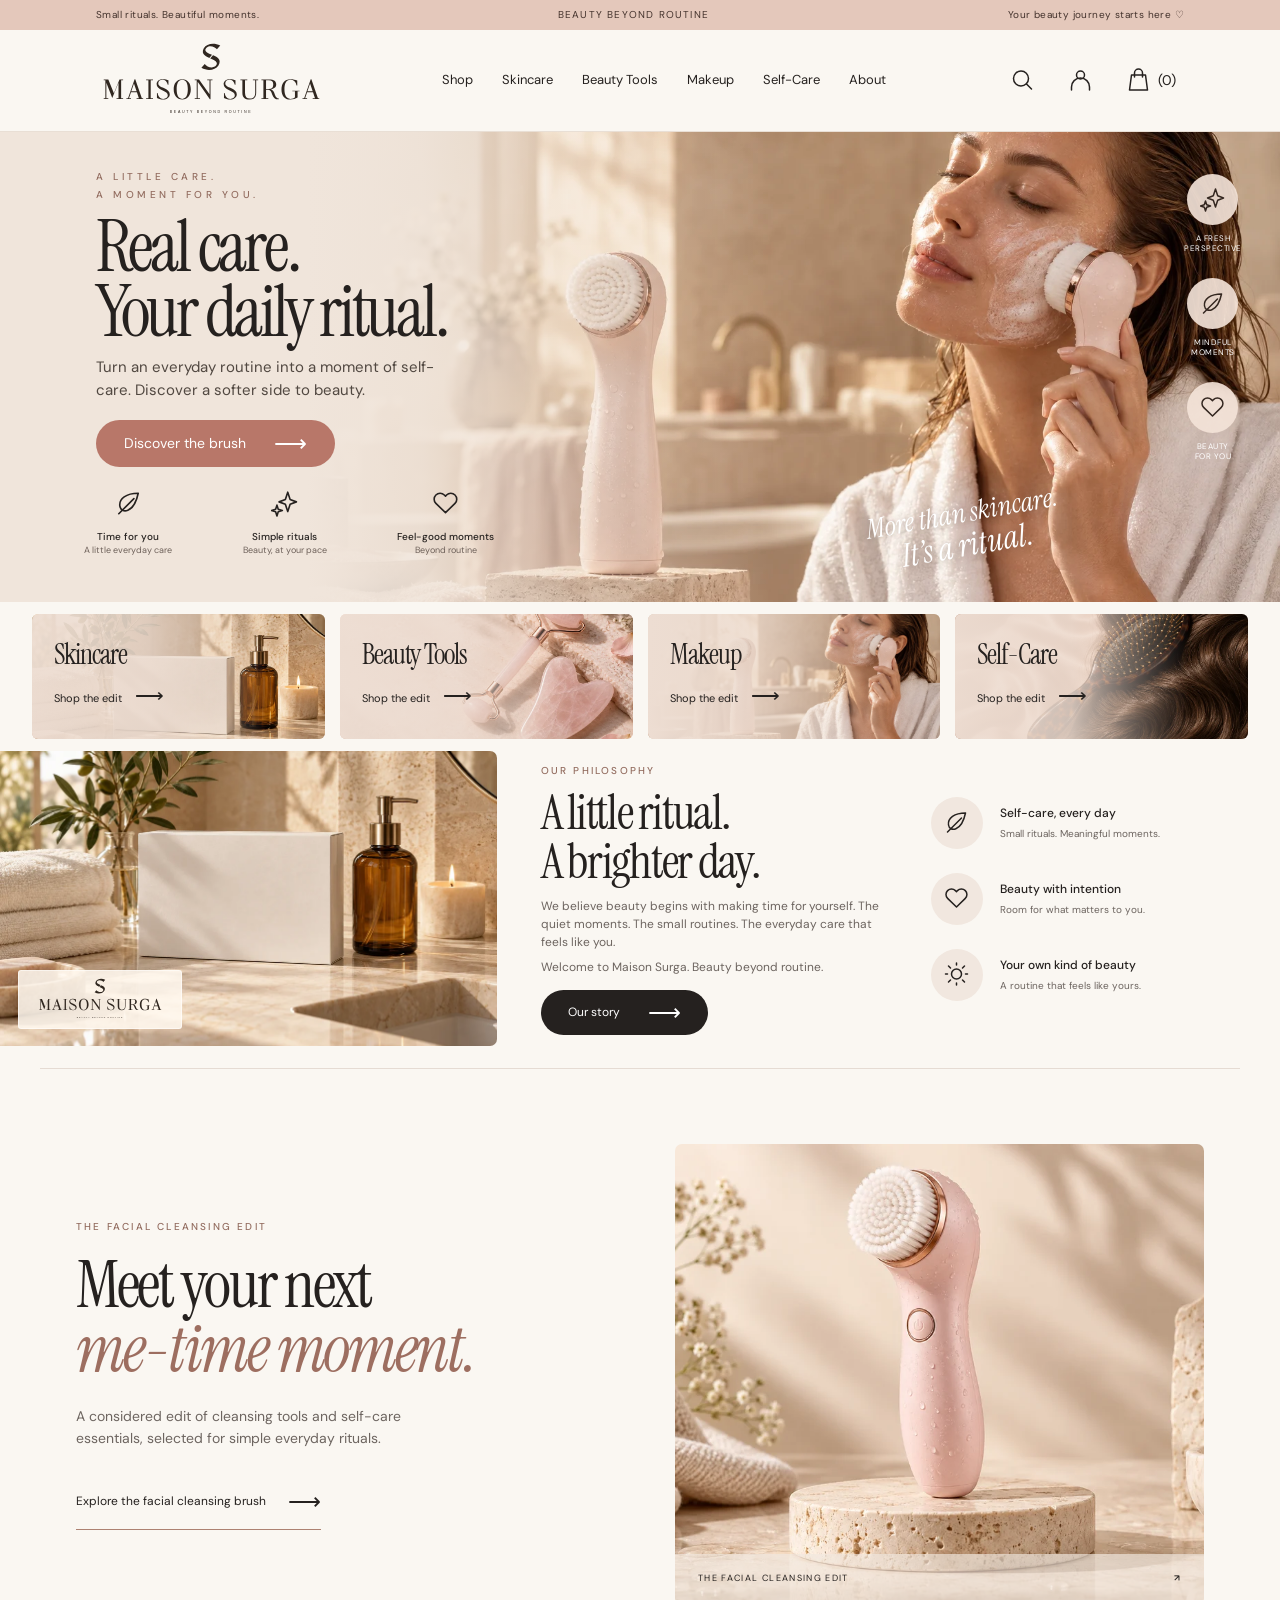
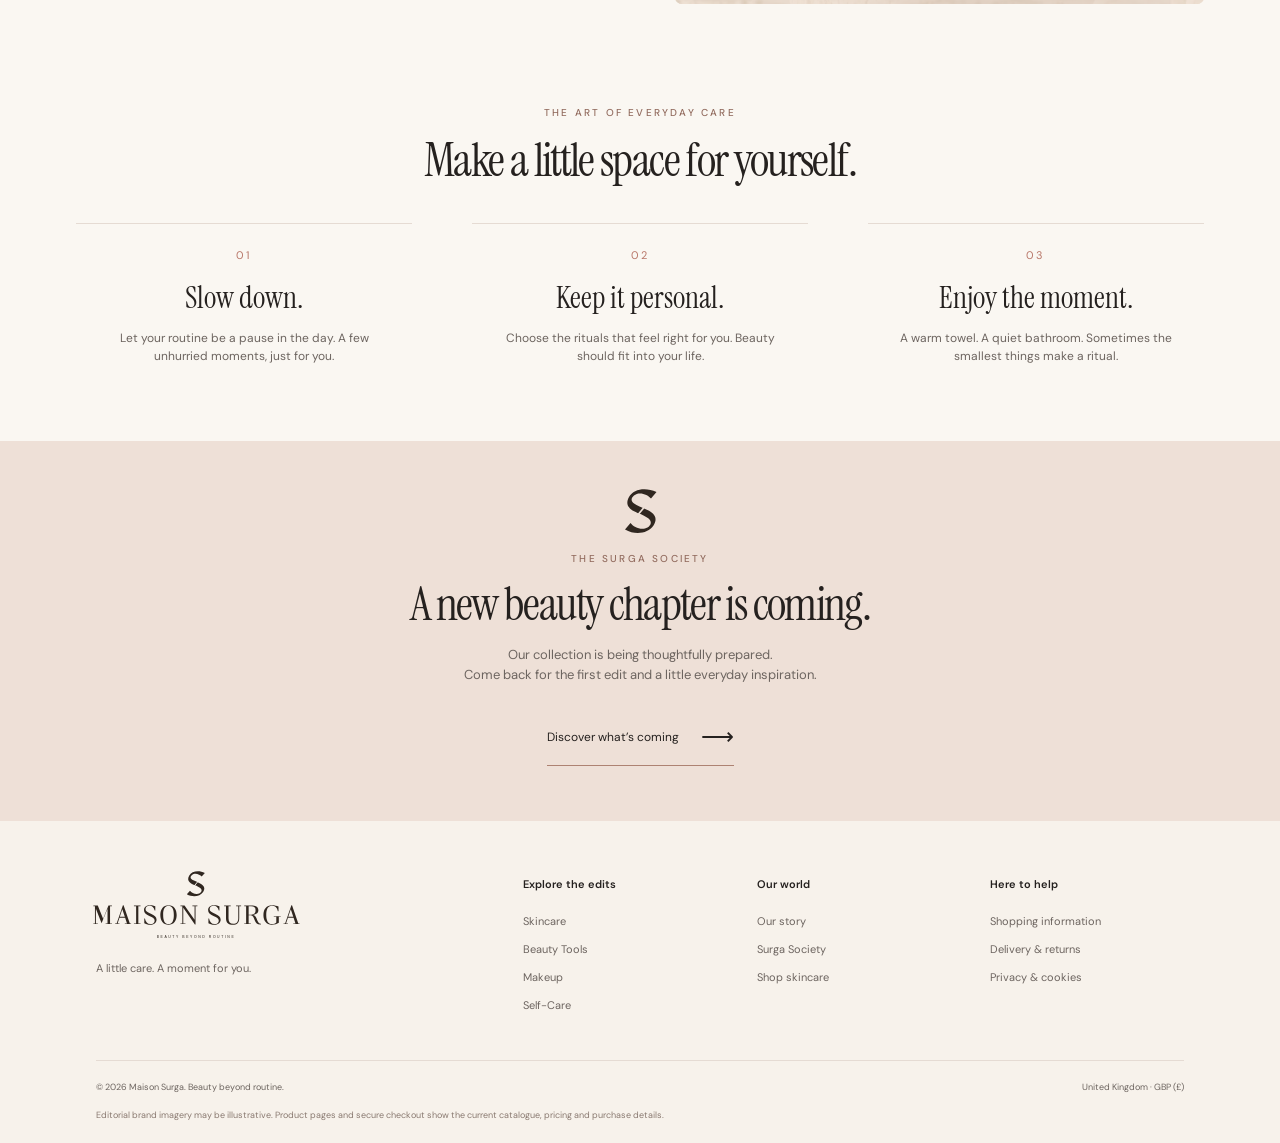
<file: index.html>
<!doctype html>
<html lang="en-GB"><head><meta charset="utf-8"><meta name="viewport" content="width=device-width,initial-scale=1"><title>Maison Surga — Beauty Beyond Routine</title><meta name="description" content="A little care. A moment for you. Discover Maison Surga, a new chapter in beauty rituals and everyday self-care."><meta name="theme-color" content="#faf6f1"><link rel="icon" href="assets/monogram.svg?v=2" type="image/svg+xml"><link rel="stylesheet" href="css/fonts.css"><link rel="stylesheet" href="css/styles.css?v=18"><link rel="preload" href="assets/hero.webp" as="image"></head>
<body><a class="skip" href="#main">Skip to content</a><div id="site-header"></div><main id="main">
<section class="hero" aria-labelledby="hero-title"><img class="hero-image" src="assets/hero.webp" alt="Illustrative beauty campaign: a woman enjoying a facial cleansing ritual with a blush pink brush" fetchpriority="high"><div class="hero-shade"></div><div class="hero-content"><p class="eyebrow">A LITTLE CARE.<br>A MOMENT FOR YOU.</p><h1 id="hero-title">Real care.<br>Your daily ritual.</h1><p class="hero-description">Turn an everyday routine into a moment of self-care. Discover a softer side to beauty.</p><a class="button" href="product.html">Discover the brush <span aria-hidden="true">⟶</span></a><div class="hero-perks"><div><span data-icon="leaf"></span><strong>Time for you</strong><small>A little everyday care</small></div><div><span data-icon="spark"></span><strong>Simple rituals</strong><small>Beauty, at your pace</small></div><div><span data-icon="heart"></span><strong>Feel-good moments</strong><small>Beyond routine</small></div></div></div><p class="hero-note">More than skincare.<br><i>It’s a ritual.</i></p><div class="hero-side"><span data-icon="spark"></span><small>A FRESH<br>PERSPECTIVE</small><span data-icon="leaf"></span><small>MINDFUL<br>MOMENTS</small><span data-icon="heart"></span><small>BEAUTY<br>FOR YOU</small></div></section>
<section class="category-grid" id="shop" aria-label="Explore our collections"><a class="category" href="collection.html?category=skincare"><img src="assets/story.webp" alt="Warm skincare ritual on a marble vanity" loading="lazy"><div><h2>Skincare</h2><span>Shop the edit <b>⟶</b></span></div></a><a class="category" href="collection.html?category=tools"><img src="assets/tools.webp" alt="Rose-coloured facial roller and gua sha" loading="lazy"><div><h2>Beauty Tools</h2><span>Shop the edit <b>⟶</b></span></div></a><a class="category" href="collection.html?category=makeup"><img src="assets/hero.webp" alt="Maison Surga beauty editorial" loading="lazy"><div><h2>Makeup</h2><span>Shop the edit <b>⟶</b></span></div></a><a class="category" href="collection.html?category=selfcare"><img src="assets/hair.webp" alt="Soft everyday self-care ritual" loading="lazy"><div><h2>Self-Care</h2><span>Shop the edit <b>⟶</b></span></div></a></section>
<section class="philosophy" id="story"><div class="story-photo"><img src="assets/story.webp" alt="An ivory gift box, amber bottle and candle in a sunlit bathroom — Maison Surga editorial imagery" loading="lazy"><div class="story-seal"><img src="assets/logo.svg?v=2" alt="Maison Surga — Beauty Beyond Routine"></div></div><div class="story-copy"><p class="eyebrow">OUR PHILOSOPHY</p><h2>A little ritual.<br>A brighter day.</h2><p>We believe beauty begins with making time for yourself. The quiet moments. The small routines. The everyday care that feels like you.</p><p>Welcome to Maison Surga. Beauty beyond routine.</p><a class="button dark" href="about.html">Our story <span>⟶</span></a></div><div class="values"><article><span data-icon="leaf"></span><div><h3>Self-care, every day</h3><p>Small rituals. Meaningful moments.</p></div></article><article><span data-icon="heart"></span><div><h3>Beauty with intention</h3><p>Room for what matters to you.</p></div></article><article><span data-icon="sun"></span><div><h3>Your own kind of beauty</h3><p>A routine that feels like yours.</p></div></article></div></section>
<section class="feature section-wrap"><div class="feature-copy"><p class="eyebrow">THE FACIAL CLEANSING EDIT</p><h2>Meet your next<br><i>me-time moment.</i></h2><p>A considered edit of cleansing tools and self-care essentials, selected for simple everyday rituals.</p><a class="text-link" href="product.html">Explore the facial cleansing brush <span>⟶</span></a></div><a class="feature-photo" href="product.html"><img src="assets/brush.webp" alt="Editorial concept of the first Maison Surga facial cleansing brush" loading="lazy"><span>THE FACIAL CLEANSING EDIT <b>↗</b></span></a></section>
<section class="ritual section-wrap"><p class="eyebrow">THE ART OF EVERYDAY CARE</p><h2>Make a little space for yourself.</h2><div class="ritual-grid"><article><span>01</span><h3>Slow down.</h3><p>Let your routine be a pause in the day. A few unhurried moments, just for you.</p></article><article><span>02</span><h3>Keep it personal.</h3><p>Choose the rituals that feel right for you. Beauty should fit into your life.</p></article><article><span>03</span><h3>Enjoy the moment.</h3><p>A warm towel. A quiet bathroom. Sometimes the smallest things make a ritual.</p></article></div></section>
<section class="society" id="society"><img src="assets/monogram.svg?v=2" alt="" width="55" height="50"><p class="eyebrow">THE SURGA SOCIETY</p><h2>A new beauty chapter is coming.</h2><p>Our collection is being thoughtfully prepared.<br>Come back for the first edit and a little everyday inspiration.</p><a class="text-link" href="collection.html">Discover what’s coming <span>⟶</span></a></section>
</main><div id="site-footer"></div><script src="js/wix-store.js?v=18"></script><script src="js/main.js?v=19"></script></body></html>
</file>
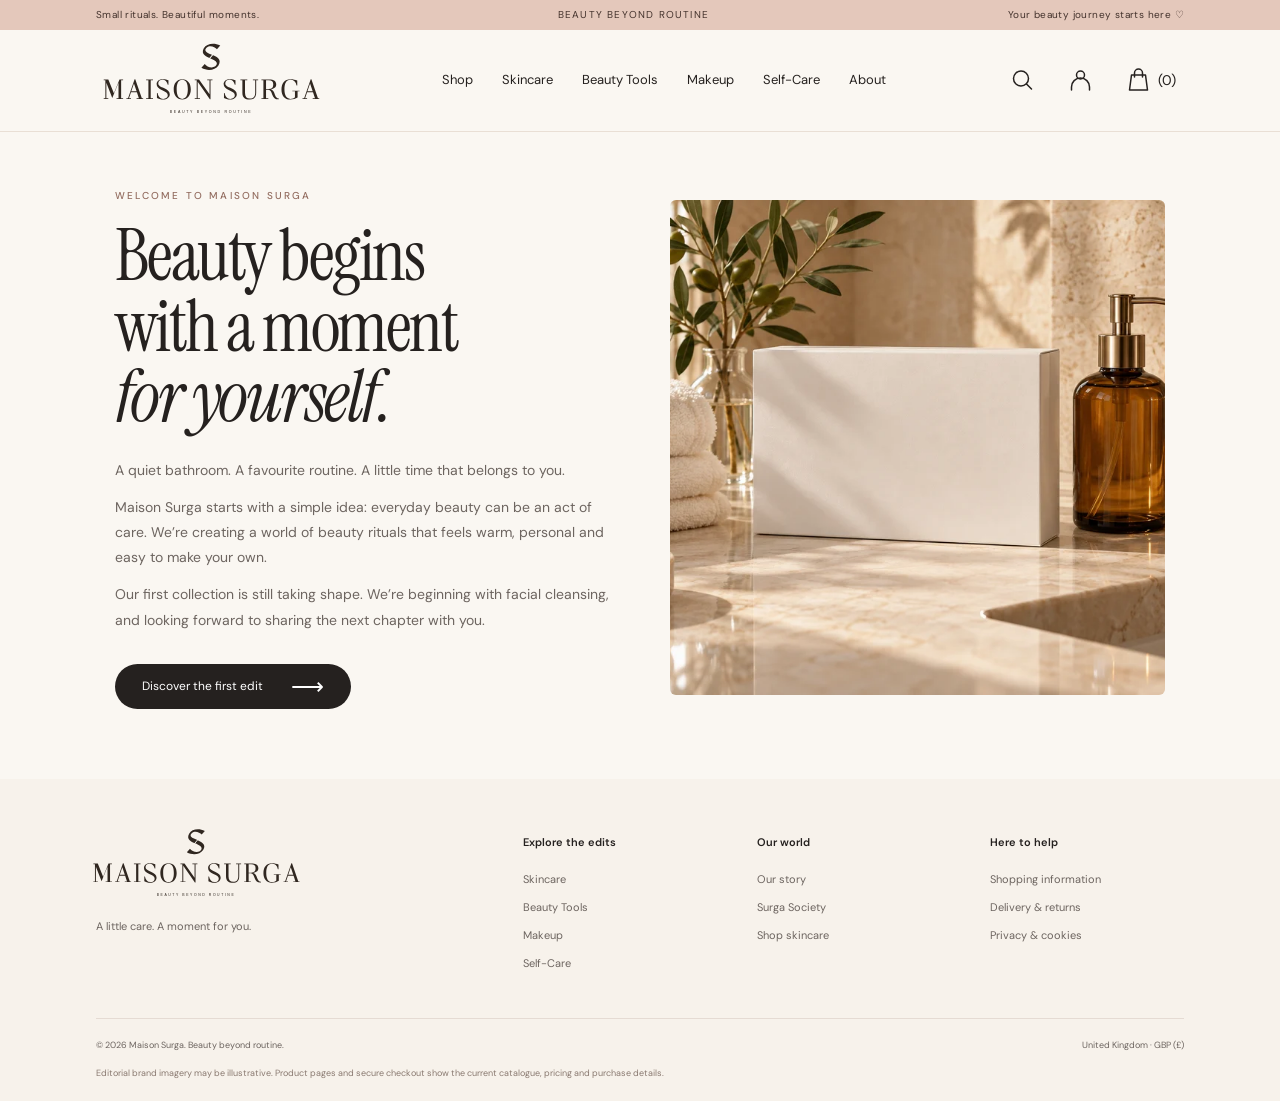
<file: about.html>
<!doctype html><html lang="en-GB"><head><meta charset="utf-8"><meta name="viewport" content="width=device-width,initial-scale=1"><title>Our story — Maison Surga</title><meta name="description" content="Beauty beyond routine. Discover the idea behind Maison Surga and a more personal approach to everyday self-care."><meta name="theme-color" content="#faf7f2"><link rel="icon" href="assets/monogram.svg?v=2" type="image/svg+xml"><link rel="stylesheet" href="css/fonts.css"><link rel="stylesheet" href="css/styles.css?v=18"></head><body ><a class="skip" href="#main">Skip to content</a><div id="site-header"></div><main id="main"><section class="editorial-page"><div class="editorial-hero"><div><p class="eyebrow">WELCOME TO MAISON SURGA</p><h1>Beauty begins<br>with a moment<br><i>for yourself.</i></h1><p>A quiet bathroom. A favourite routine. A little time that belongs to you.</p><p>Maison Surga starts with a simple idea: everyday beauty can be an act of care. We’re creating a world of beauty rituals that feels warm, personal and easy to make your own.</p><p>Our first collection is still taking shape. We’re beginning with facial cleansing, and looking forward to sharing the next chapter with you.</p><a class="button dark" href="product.html">Discover the first edit <span>⟶</span></a></div><img src="assets/story.webp" alt="A warm bathroom still life with a gift box, amber bottle and candle"></div></section></main><div id="site-footer"></div><script src="js/wix-store.js?v=18"></script><script src="js/main.js?v=19"></script></body></html>
</file>
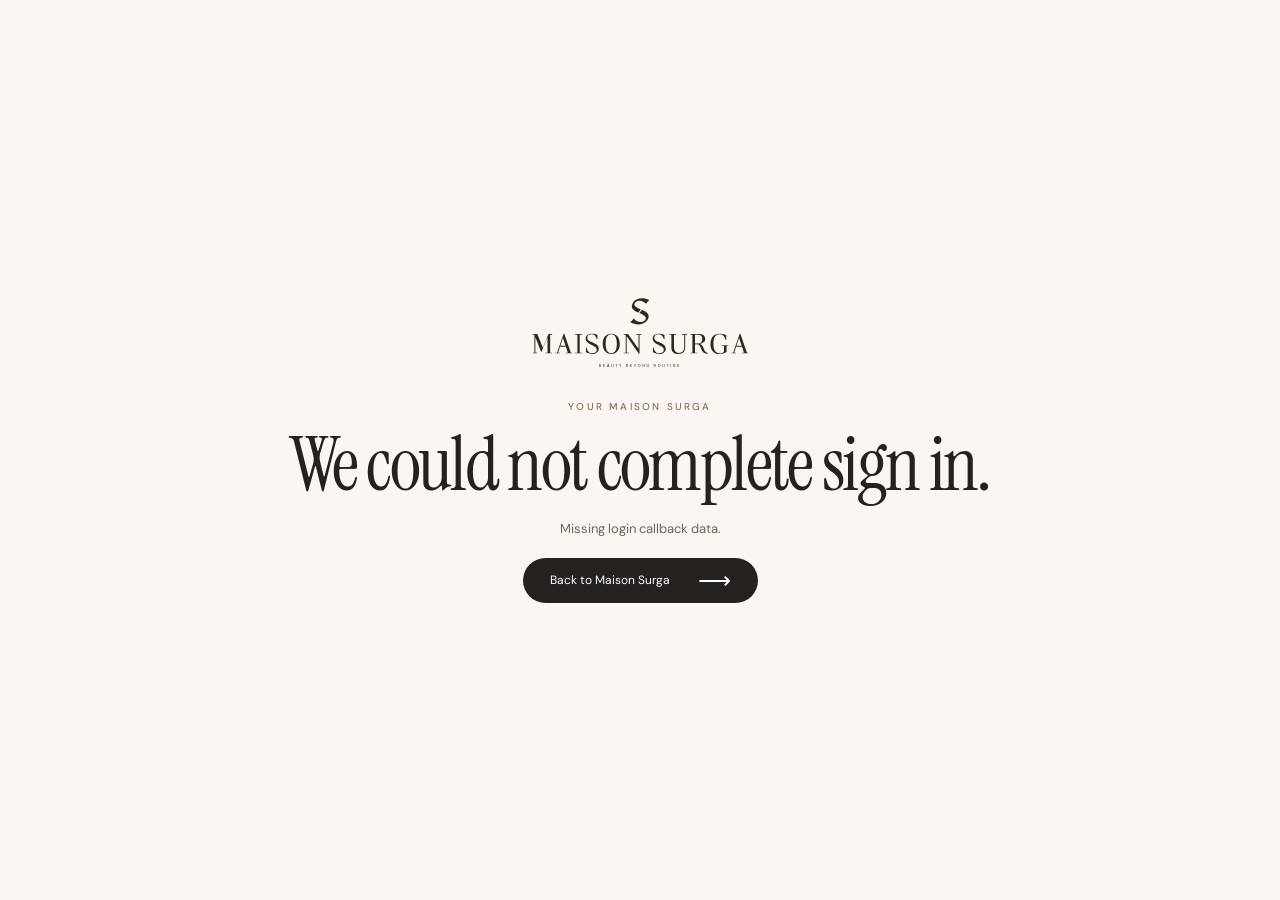
<file: auth-callback.html>
<!doctype html>
<html lang="en-GB">
<head>
  <meta charset="utf-8">
  <meta name="viewport" content="width=device-width,initial-scale=1">
  <title>Signing in — Maison Surga</title>
  <meta name="theme-color" content="#faf7f2">
  <link rel="icon" href="assets/monogram.svg?v=2" type="image/svg+xml">
  <link rel="stylesheet" href="css/fonts.css">
  <link rel="stylesheet" href="css/styles.css?v=18">
</head>
<body>
  <main class="auth-callback-page">
    <img src="assets/logo.svg?v=2" alt="Maison Surga — Beauty Beyond Routine">
    <p class="eyebrow">YOUR MAISON SURGA</p>
    <h1 id="auth-title">Signing you in…</h1>
    <p id="auth-message">Securely completing your Wix member session.</p>
    <a id="auth-back" class="button dark" href="index.html" hidden>Back to Maison Surga <span>⟶</span></a>
  </main>
  <script src="js/wix-store.js?v=18"></script>
  <script>
    (async () => {
      const title = document.getElementById('auth-title');
      const message = document.getElementById('auth-message');
      const back = document.getElementById('auth-back');
      try {
        const returnTo = await window.MaisonWix.completeLoginFromCallback();
        title.textContent = 'Welcome back.';
        message.textContent = 'Your account is connected. Returning to Maison Surga…';
        setTimeout(() => location.replace(returnTo), 450);
      } catch (error) {
        console.error('[Maison Surga] login callback error', error);
        title.textContent = 'We could not complete sign in.';
        message.textContent = error.message || 'Please return to Maison Surga and try again.';
        back.hidden = false;
      }
    })();
  </script>
</body>
</html>
</file>
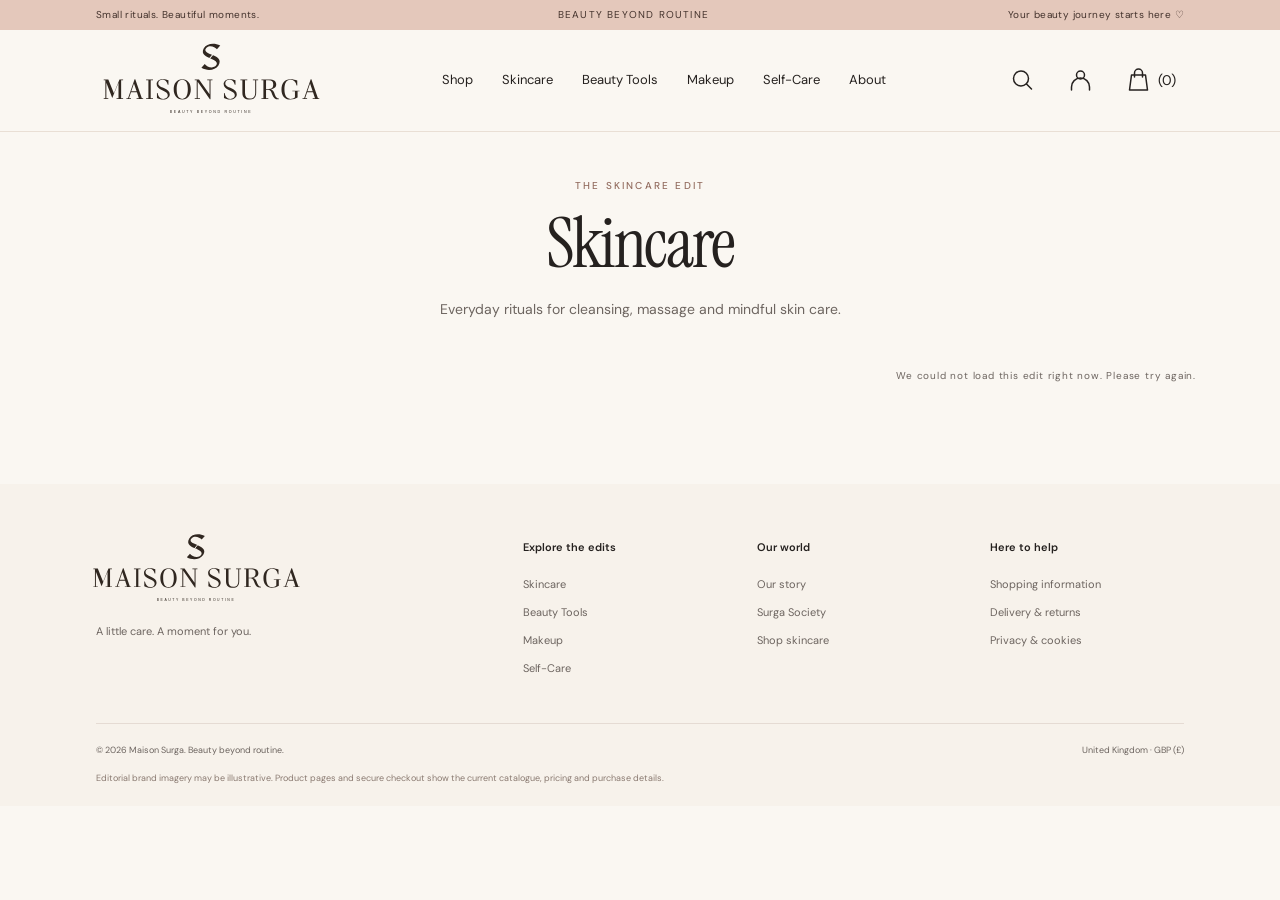
<file: collection.html>
<!doctype html><html lang="en-GB"><head><meta charset="utf-8"><meta name="viewport" content="width=device-width,initial-scale=1"><title>The edits — Maison Surga</title><meta name="description" content="Shop the live Maison Surga skincare, beauty tools, makeup and self-care edits."><meta name="theme-color" content="#faf7f2"><link rel="icon" href="assets/monogram.svg?v=2" type="image/svg+xml"><link rel="stylesheet" href="css/fonts.css"><link rel="stylesheet" href="css/styles.css?v=18"></head><body ><a class="skip" href="#main">Skip to content</a><div id="site-header"></div><main id="main"><div id="collection-content"></div></main><div id="site-footer"></div><script src="js/wix-store.js?v=18"></script><script src="js/main.js?v=19"></script></body></html>
</file>
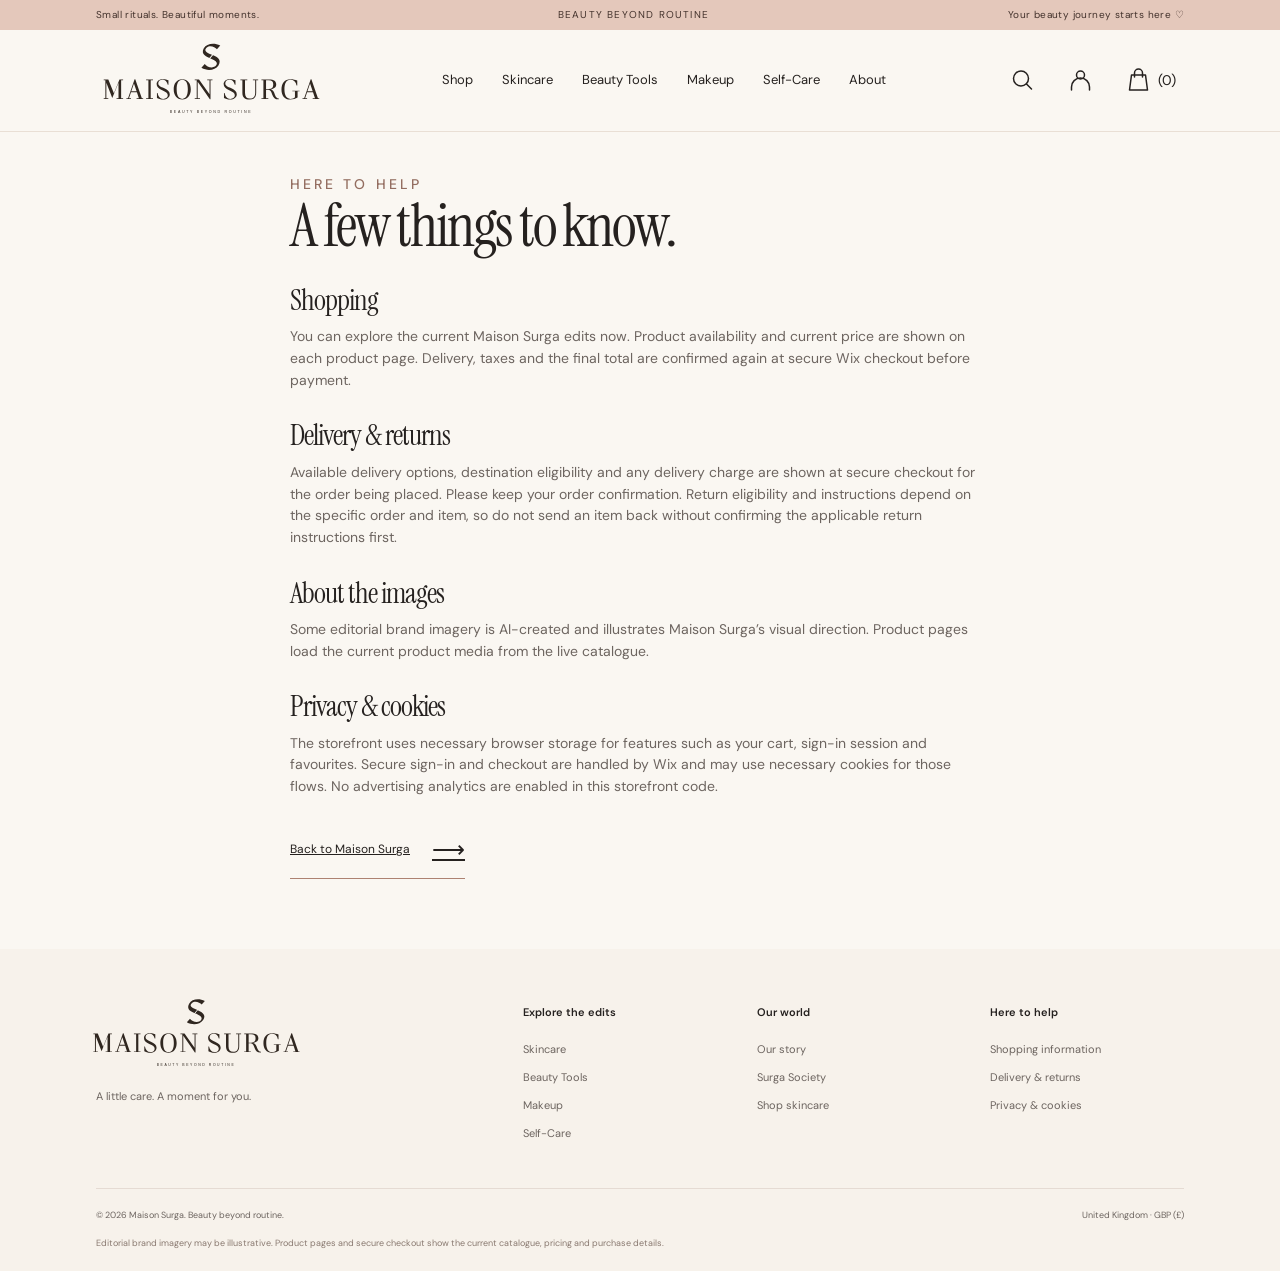
<file: help.html>
<!doctype html><html lang="en-GB"><head><meta charset="utf-8"><meta name="viewport" content="width=device-width,initial-scale=1"><title>Here to help — Maison Surga</title><meta name="description" content="Shopping, delivery, account and privacy information for Maison Surga."><meta name="theme-color" content="#faf7f2"><link rel="icon" href="assets/monogram.svg?v=2" type="image/svg+xml"><link rel="stylesheet" href="css/fonts.css"><link rel="stylesheet" href="css/styles.css?v=18"></head><body ><a class="skip" href="#main">Skip to content</a><div id="site-header"></div><main id="main"><section class="help-content"><p class="eyebrow">HERE TO HELP</p><h1>A few things to know.</h1><h2 id="shopping">Shopping</h2><p>You can explore the current Maison Surga edits now. Product availability and current price are shown on each product page. Delivery, taxes and the final total are confirmed again at secure Wix checkout before payment.</p><h2 id="delivery">Delivery & returns</h2><p>Available delivery options, destination eligibility and any delivery charge are shown at secure checkout for the order being placed. Please keep your order confirmation. Return eligibility and instructions depend on the specific order and item, so do not send an item back without confirming the applicable return instructions first.</p><h2>About the images</h2><p>Some editorial brand imagery is AI-created and illustrates Maison Surga’s visual direction. Product pages load the current product media from the live catalogue.</p><h2 id="privacy">Privacy & cookies</h2><p>The storefront uses necessary browser storage for features such as your cart, sign-in session and favourites. Secure sign-in and checkout are handled by Wix and may use necessary cookies for those flows. No advertising analytics are enabled in this storefront code.</p><a class="text-link" href="index.html">Back to Maison Surga <span>⟶</span></a></section></main><div id="site-footer"></div><script src="js/wix-store.js?v=18"></script><script src="js/main.js?v=19"></script></body></html>
</file>
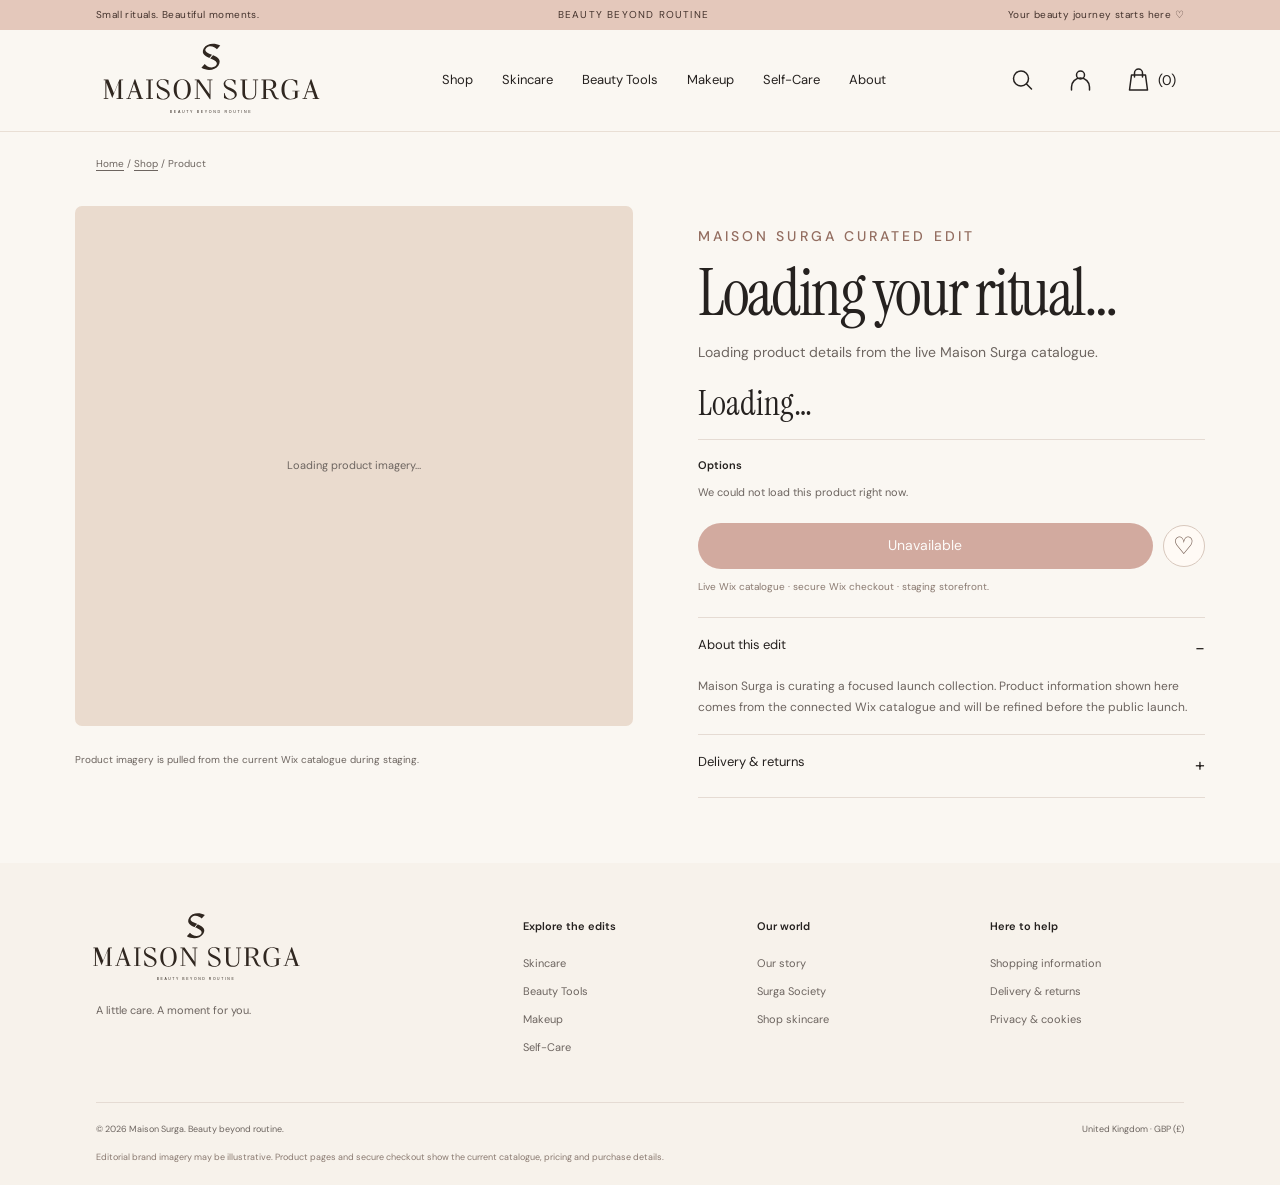
<file: product.html>
<!doctype html><html lang="en-GB"><head><meta charset="utf-8"><meta name="viewport" content="width=device-width,initial-scale=1"><title>Product — Maison Surga</title><meta name="description" content="Discover a curated Maison Surga beauty ritual."><meta name="theme-color" content="#faf7f2"><link rel="icon" href="assets/monogram.svg?v=2" type="image/svg+xml"><link rel="stylesheet" href="css/fonts.css"><link rel="stylesheet" href="css/styles.css?v=18"></head><body data-page="product"><a class="skip" href="#main">Skip to content</a><div id="site-header"></div><main id="main"><div class="breadcrumb"><a href="index.html">Home</a> / <a href="index.html#shop">Shop</a> / <span>Product</span></div><section class="pdp" data-product-root><div><div class="gallery-track" id="live-gallery" tabindex="0" aria-label="Product image gallery; scroll to explore"><div class="product-gallery-loading">Loading product imagery…</div></div><div class="gallery-thumbs" id="live-gallery-thumbs" role="group" aria-label="Choose gallery image"></div><p class="image-caption">Product imagery is pulled from the current Wix catalogue during staging.</p></div><div class="product-copy"><p class="eyebrow">MAISON SURGA CURATED EDIT</p><h1 id="product-title">Loading your ritual…</h1><p id="product-description">Loading product details from the live Maison Surga catalogue.</p><div class="product-price-row"><strong id="product-price">Loading…</strong><s id="product-compare-price" hidden></s></div><div class="product-options"><span id="product-options-label">Options</span><div id="variant-options" class="variant-options"><span class="muted-note">Loading live options…</span></div></div><div class="product-actions"><button class="button product-add" id="add-to-bag" type="button" disabled>Loading…</button><button class="favourite-button product-favourite" id="product-favourite" type="button" aria-label="Save to favourites" aria-pressed="false">♡</button></div><p class="integration-note">Live Wix catalogue · secure Wix checkout · staging storefront.</p><details open><summary>About this edit</summary><p>Maison Surga is curating a focused launch collection. Product information shown here comes from the connected Wix catalogue and will be refined before the public launch.</p></details><details><summary>Delivery & returns</summary><p>Delivery options, taxes and the final order total are confirmed securely at checkout. Final launch shipping and returns wording will be reviewed before the new storefront replaces the current site.</p></details></div></section><div class="mobile-product-cta"><div>Maison Surga<br><span id="mobile-product-price">Loading…</span></div><button type="button" class="text-link mobile-add-trigger" onclick="document.getElementById('add-to-bag')?.click()">Add to bag ↑</button></div></main><div id="site-footer"></div><script src="js/wix-store.js?v=18"></script><script src="js/main.js?v=19"></script></body></html>
</file>
<file: css/fonts.css>
@font-face {
  font-family: 'DM Sans';
  font-style: normal;
  font-weight: 400;
  font-display: swap;
  src: url(../assets/font-0.ttf) format('truetype');
}
@font-face {
  font-family: 'DM Sans';
  font-style: normal;
  font-weight: 500;
  font-display: swap;
  src: url(../assets/font-1.ttf) format('truetype');
}
@font-face {
  font-family: 'DM Sans';
  font-style: normal;
  font-weight: 600;
  font-display: swap;
  src: url(../assets/font-2.ttf) format('truetype');
}
@font-face {
  font-family: 'Instrument Serif';
  font-style: italic;
  font-weight: 400;
  font-display: swap;
  src: url(../assets/font-3.ttf) format('truetype');
}
@font-face {
  font-family: 'Instrument Serif';
  font-style: normal;
  font-weight: 400;
  font-display: swap;
  src: url(../assets/font-4.ttf) format('truetype');
}
</file>
<file: css/styles.css>
:root{--ivory:#faf7f2;--rose:#b87769;--ink:#25211f;--muted:#6d6560;--line:#e5dbd3;--serif:'Instrument Serif',Georgia,serif;--sans:'DM Sans',Arial,sans-serif}*{box-sizing:border-box}html{scroll-behavior:smooth;scroll-padding-top:115px}body{margin:0;background:var(--ivory);color:var(--ink);font:14px/1.55 var(--sans)}body.locked{overflow:hidden}a{color:inherit;text-decoration:none}button,input{font:inherit}button{cursor:pointer;color:inherit;background:none;border:0}img{display:block;max-width:100%}svg.icon{width:25px;height:25px;fill:none;stroke:currentColor;stroke-width:1.5;stroke-linecap:round;stroke-linejoin:round}h1,h2,h3,p{margin:0}h1,h2{font-family:var(--serif);font-weight:400;line-height:.98;letter-spacing:-.035em}p{color:var(--muted)}h3{font-weight:500}a,button{touch-action:manipulation}a:focus-visible,button:focus-visible,input:focus-visible,summary:focus-visible{outline:2px solid var(--rose);outline-offset:5px}.skip{position:fixed;top:-90px;left:10px;background:white;padding:12px;z-index:100}.skip:focus{top:10px}.announcement{height:30px;background:#e4c8bb;display:flex;align-items:center;justify-content:space-between;padding:0 7.5%;font-size:10px;letter-spacing:.04em}.announcement p{color:#44332d}.announcement p:nth-child(2){letter-spacing:.12em}.header{height:102px;padding:9px 7.5%;display:flex;align-items:center;justify-content:space-between;gap:28px;background:var(--ivory);border-bottom:1px solid #e9dfd5;position:relative;z-index:20}.brand img{width:230px;height:85px}.header nav{display:flex;align-items:center;gap:29px;font-size:13px}.header nav a{padding:16px 0;position:relative}.header nav a:after{content:'';position:absolute;bottom:10px;left:0;height:1px;width:0;background:var(--rose);transition:width .2s}.header nav a:hover:after{width:100%}.chevron{font-size:11px;margin-left:6px}.header-actions{display:flex;gap:17px;align-items:center}.icon-button{padding:8px;display:flex;align-items:center;gap:7px}.hamburger{display:none}.hero{height:470px;position:relative;isolation:isolate;overflow:hidden;background:#eddfd2}.hero-image{position:absolute;right:0;top:0;width:76%;height:100%;object-fit:cover;object-position:50% 42%;z-index:-3}.hero-shade{position:absolute;inset:0;background:linear-gradient(90deg,#f0e5db 0%,#f0e5db 24%,#f0e5dbe6 33%,#f0e5db66 46%,transparent 60%);z-index:-2}.hero-content{padding:36px 0 0 7.5%;width:50%;max-width:650px}.eyebrow{font-size:10px;font-weight:500;letter-spacing:.22em;color:#936d60;line-height:1.8}.hero .eyebrow{letter-spacing:.35em}.hero h1{font-size:clamp(58px,5.65vw,85px);margin:10px 0 12px;line-height:.9;letter-spacing:-.045em}.hero-description{font-size:15px;max-width:340px;line-height:1.5;color:#514841}.button{display:inline-flex;align-items:center;justify-content:center;gap:28px;background:var(--rose);color:white;border:1px solid transparent;padding:11px 27px;border-radius:40px;transition:background .2s,transform .2s;font-size:14px;margin-top:19px;min-height:44px}.button:hover{background:#996153;transform:translateY(-2px)}.button span{font-size:23px;line-height:1}.button.dark{background:var(--ink);font-size:12px;padding:10px 26px}.button.dark:hover{background:#544238}.hero-perks{display:flex;justify-content:space-between;max-width:410px;margin:23px 0 0 -12px;text-align:center;gap:14px}.hero-perks svg{width:27px;height:27px;margin:0 auto 5px}.hero-perks strong,.hero-perks small{display:block}.hero-perks strong{font-size:10px;font-weight:500}.hero-perks small{font-size:9px;color:#6f625b}.hero-note{position:absolute;right:17%;bottom:39px;transform:rotate(-10deg);font:italic 27px/1.1 var(--serif);color:#fff;text-align:center;text-shadow:0 1px 10px #442c2366}.hero-note i{font-size:32px}.hero-side{position:absolute;right:3%;top:42px;display:flex;flex-direction:column;align-items:center;gap:8px;color:#fff;text-align:center}.hero-side>span{border-radius:50%;background:#f4e4d9e8;color:#342720;width:51px;height:51px;display:grid;place-items:center}.hero-side small{font-size:8px;letter-spacing:.06em;line-height:1.3;margin-bottom:16px}.category-grid{padding:12px 2.5%;display:grid;grid-template-columns:repeat(4,minmax(0,1fr));gap:15px}.category{height:125px;position:relative;overflow:hidden;border-radius:6px;background:#eeddd3;isolation:isolate}.category img{position:absolute;inset:0;width:100%;height:100%;object-fit:cover;z-index:-2;transition:transform .6s}.category:after{content:'';position:absolute;inset:0;z-index:-1;background:linear-gradient(90deg,#edddd2f5 0%,#edddd2d9 40%,transparent 80%)}.category:nth-child(3):after{background:linear-gradient(90deg,#edddd2 0%,#edddd2d9 32%,transparent 85%)}.category:hover img{transform:scale(1.05)}.category>div{padding:27px 22px}.category h2{font-size:28px;letter-spacing:-.035em}.category span{font-size:11px;display:block;margin-top:12px}.category b{font-size:20px;font-weight:400;margin-left:10px}.philosophy{display:grid;grid-template-columns:40% 34% 26%;align-items:center;padding:0 3% 22px 0}.story-photo{position:relative;height:295px;overflow:hidden;border-radius:0 7px 7px 0}.story-photo>img{width:100%;height:100%;object-fit:cover}.story-seal{position:absolute;bottom:17px;left:18px;padding:7px 16px;background:#fff8efde;border:1px solid #ffffff8c;border-radius:3px}.story-seal img{width:130px;height:auto}.story-copy{padding:10px 35px 10px 44px}.story-copy h2{font-size:49px;margin:8px 0 12px}.story-copy p:not(.eyebrow){font-size:12px;line-height:1.5}.story-copy p+p{margin-top:7px}.story-copy .button{margin-top:14px}.values{display:flex;flex-direction:column;gap:24px;padding-left:12px}.values article{display:flex;align-items:center;gap:17px}.values article>span{width:52px;height:52px;background:#f1e7df;border-radius:50%;display:grid;place-items:center;flex-shrink:0}.values h3{font-size:12px;margin-bottom:3px}.values p{font-size:10px}.section-wrap{max-width:1200px;margin:0 auto;padding:75px 36px}.feature{display:grid;grid-template-columns:1fr 1fr;align-items:center;gap:70px;border-top:1px solid var(--line)}.feature h2{font-size:66px;margin:17px 0 24px}.feature h2 i{font-weight:400;color:#9d6e60}.feature-copy>p:not(.eyebrow){max-width:370px;font-size:14px}.text-link{display:inline-flex;gap:22px;align-items:center;font-size:12px;padding:10px 0;border-bottom:1px solid #ad8272;margin-top:24px}.text-link span{font-size:23px}.feature-photo{position:relative;display:block;overflow:hidden;border-radius:7px}.feature-photo img{width:100%;aspect-ratio:1.15;object-fit:cover;transition:transform .5s}.feature-photo:hover img{transform:scale(1.03)}.feature-photo>span{position:absolute;bottom:0;left:0;right:0;background:#f2e9dfa8;padding:18px 23px;display:flex;justify-content:space-between;font-size:9px;letter-spacing:.15em}.ritual{text-align:center;padding-top:25px;padding-bottom:75px}.ritual h2{font-size:47px;margin-top:15px}.ritual-grid{display:grid;grid-template-columns:repeat(3,1fr);gap:60px;margin-top:40px}.ritual-grid article{border-top:1px solid var(--line);padding-top:20px}.ritual-grid span{font-size:11px;letter-spacing:.2em;color:var(--rose)}.ritual-grid h3{font:30px var(--serif);margin:12px 0}.ritual-grid p{font-size:12px;max-width:275px;margin:auto}.society{text-align:center;padding:46px 20px 55px;background:#eee0d7}.society>img{margin:0 auto 13px}.society h2{font-size:47px;margin:13px 0 18px}.society p:not(.eyebrow){font-size:13px}.footer{padding:45px 7.5% 20px;background:#f7f2eb}.footer-top{display:grid;grid-template-columns:2fr 1fr 1fr 1fr;gap:40px}.footer-brand img{width:220px;margin-left:-10px}.footer-brand p{font-size:11px;margin-top:13px}.footer h3{font-size:11px;font-weight:600;margin:10px 0 20px}.footer nav a{display:block;font-size:11px;color:var(--muted);margin:11px 0}.footer nav a:hover{color:var(--rose)}.footer-bottom{border-top:1px solid var(--line);margin-top:35px;padding-top:20px;display:flex;justify-content:space-between;gap:15px;font-size:9px}.footer-note{font-size:9px;max-width:650px;margin-top:14px;color:#8a7a71}.dialog{position:fixed;inset:0;width:100%;height:100%;max-width:none;max-height:none;background:transparent;border:0;margin:0;padding:0;color:var(--ink)}.dialog::backdrop{background:#24181166;backdrop-filter:blur(3px)}.dialog-panel{margin:90px auto;background:var(--ivory);padding:35px;width:min(560px,calc(100% - 30px));position:relative;border-radius:8px;box-shadow:0 20px 100px #21181020}.dialog-close{position:absolute;right:15px;top:15px;padding:10px;font-size:22px}.dialog h2{font-size:38px;margin:10px 0 20px}.dialog p{font-size:13px;margin-bottom:15px}.dialog input{width:100%;border:1px solid #cdbfb3;background:#fffaf4;padding:13px 15px;border-radius:4px;color:var(--ink)}.search-results a{display:flex;align-items:center;gap:15px;padding:15px 0;border-bottom:1px solid var(--line)}.search-results img{width:60px;height:60px;object-fit:cover;border-radius:4px}.search-results small{display:block;color:var(--muted)}.dialog .empty-bag{padding:20px 0;text-align:center}.empty-bag svg{margin:0 auto 15px;width:45px;height:45px}.breadcrumb{font-size:10px;color:var(--muted);padding:24px 7.5%}.breadcrumb a{text-decoration:underline;text-underline-offset:3px}.pdp{display:grid;grid-template-columns:1.1fr 1fr;gap:65px;max-width:1200px;padding:10px 35px 65px;margin:auto}.gallery-track{display:flex;overflow-x:auto;scroll-snap-type:x mandatory;scrollbar-width:none;border-radius:7px;background:#eadbce}.gallery-track img{flex:0 0 100%;width:100%;min-width:100%;object-fit:cover;aspect-ratio:1;scroll-snap-align:start}.gallery-thumbs{display:flex;gap:9px;margin:13px 0}.gallery-thumbs button{padding:3px;border:1px solid transparent;border-radius:4px}.gallery-thumbs button[aria-current=true]{border-color:var(--rose)}.gallery-thumbs img{width:66px;height:66px;object-fit:cover;border-radius:2px}.image-caption{font-size:10px}.product-copy{padding-top:18px}.product-copy h1{font-size:65px;margin:13px 0 17px}.product-copy>p{font-size:14px;max-width:420px}.status{display:inline-block;border:1px solid #ceb7a9;color:#8b5f4f;padding:5px 12px;border-radius:20px;font-size:10px;margin-top:22px;letter-spacing:.06em}.launch-message{margin:20px 0 22px;padding:20px;background:#f0e5dc;border-radius:5px}.launch-message h2{font-family:var(--sans);font-size:14px;letter-spacing:0;margin-bottom:8px}.launch-message p{font-size:12px}.product-copy details{border-top:1px solid var(--line);padding:17px 0;font-size:12px}.product-copy details:last-child{border-bottom:1px solid var(--line)}summary{cursor:pointer;font-size:13px;list-style:none;display:flex;justify-content:space-between}summary:after{content:'+';font-size:18px}details[open] summary:after{content:'−'}details p{margin-top:13px;line-height:1.7}.editorial-page{max-width:1120px;margin:0 auto;padding:55px 35px 70px}.editorial-hero{display:grid;grid-template-columns:1fr 1fr;align-items:center;gap:60px}.editorial-hero>img{width:100%;aspect-ratio:1;object-fit:cover;border-radius:6px}.editorial-hero h1{font-size:72px;margin:16px 0 25px}.editorial-hero p:not(.eyebrow){margin:12px 0;line-height:1.8}.collection-intro{text-align:center;padding:45px 20px 30px}.collection-intro h1{font-size:70px;margin:15px 0 20px}.collection-intro p:not(.eyebrow){max-width:490px;margin:auto}.collection-feature{max-width:950px;display:grid;grid-template-columns:1fr 1fr;gap:55px;align-items:center;margin:20px auto 70px;padding:0 25px}.collection-feature>img{width:100%;aspect-ratio:1;object-fit:cover;border-radius:6px}.collection-feature h2{font-size:47px;margin:15px 0}.collection-feature p{font-size:13px}.help-content{max-width:750px;margin:40px auto 70px;padding:0 25px}.help-content h1{font-size:60px;margin-bottom:30px}.help-content h2{font-size:29px;margin:30px 0 12px}.help-content p{font-size:14px}.help-content a{text-decoration:underline}.mobile-product-cta{display:none}
@media(min-width:1600px){.hero{height:540px}.hero-content{padding-top:50px}.hero h1{font-size:94px}.hero-perks{margin-top:30px}.category{height:150px}.story-photo{height:345px}}
@media(max-width:1100px){.header{padding:9px 4%;gap:15px}.brand img{width:195px}.header nav{gap:18px}.header-actions{gap:3px}.hero-content{padding-left:5%}.hero h1{font-size:65px}.hero-perks{max-width:360px}.story-copy{padding:18px 27px}.story-copy h2{font-size:41px}.values{padding-left:0;gap:20px}.values article{gap:10px}.values article>span{width:44px;height:44px}.category h2{font-size:24px}.category>div{padding-left:16px}.philosophy{grid-template-columns:38% 36% 26%}.pdp{gap:35px}.product-copy h1{font-size:55px}}
@media(max-width:760px){html{scroll-padding-top:85px}.announcement{height:27px;justify-content:center;padding:0 10px;font-size:8px}.announcement p:first-child,.announcement p:last-child{display:none}.header{height:83px;padding:5px 14px;gap:5px}.brand img{width:177px;height:70px}.hamburger{display:flex;padding:9px}.header-actions{gap:0}.header-actions .account-button{display:none}.header-actions .icon-button{padding:7px}.header-actions .bag-count{display:none}.icon-button svg{width:21px;height:21px}.header nav{display:none;position:absolute;top:82px;left:0;right:0;padding:20px 28px 30px;background:var(--ivory);box-shadow:0 20px 30px #28201b15;font-size:17px}.header nav.open{display:flex;flex-direction:column;align-items:stretch;gap:0}.header nav a{border-bottom:1px solid var(--line);padding:14px 0}.header nav a:after{display:none}.hero{height:730px}.hero-image{top:290px;width:100%;height:440px;object-position:58% 40%}.hero-shade{background:linear-gradient(180deg,#f0e5db 0%,#f0e5db 37%,#f0e5db99 44%,transparent 56%)}.hero-content{padding:25px 23px 0;width:100%;max-width:none}.hero .eyebrow{font-size:8px;line-height:1.7;letter-spacing:.26em}.hero .eyebrow br{display:none}.hero h1{font-size:61px;line-height:.92;margin:13px 0}.hero-description{font-size:12px;line-height:1.55;max-width:300px}.hero .button{margin-top:17px;font-size:12px;padding:9px 23px}.hero-perks{position:absolute;bottom:0;left:0;width:100%;max-width:none;margin:0;background:#f9eee5eb;backdrop-filter:blur(8px);padding:13px 16px 12px;gap:8px}.hero-perks svg{width:23px;height:23px;margin-bottom:4px}.hero-perks strong{font-size:9px}.hero-perks small{font-size:8px}.hero-note{font-size:24px;bottom:105px;right:8%;max-width:170px}.hero-note i{font-size:29px}.hero-side{display:none}.category-grid{padding:12px;gap:10px;grid-template-columns:repeat(2,minmax(0,1fr))}.category{height:127px}.category>div{padding:18px 12px}.category h2{font-size:23px;max-width:120px}.category span{font-size:9px;margin-top:9px}.category b{margin-left:4px;font-size:17px}.category img{object-position:62% center}.category:after{background:linear-gradient(90deg,#edddd2e8,#edddd2a6 45%,transparent)}.philosophy{display:flex;flex-direction:column;padding:8px 0 30px}.story-photo{width:calc(100% - 24px);height:260px;border-radius:6px}.story-copy{padding:29px 25px 22px;width:100%}.story-copy h2{font-size:49px;margin:10px 0 16px}.story-copy p:not(.eyebrow){font-size:13px;max-width:400px}.story-copy .button{margin-top:20px}.values{padding:5px 25px 0;width:100%;gap:15px}.values article{gap:17px}.values h3{font-size:12px}.values p{font-size:11px}.section-wrap{padding:38px 24px}.feature{gap:25px;grid-template-columns:1fr;margin:0 12px;padding:36px 12px}.feature h2{font-size:53px;margin:15px 0 20px}.feature-copy>p:not(.eyebrow){font-size:13px}.feature-photo img{aspect-ratio:1.15}.text-link{margin-top:15px}.ritual h2{font-size:42px}.ritual-grid{grid-template-columns:1fr;gap:24px;margin-top:27px}.ritual-grid article{padding-top:16px}.ritual-grid h3{font-size:29px;margin:7px 0}.society{padding:35px 23px 40px}.society h2{font-size:42px}.society p:not(.eyebrow){font-size:12px}.footer{padding:26px 25px 22px}.footer-top{grid-template-columns:1fr 1fr;gap:22px}.footer-brand{grid-column:1/-1}.footer-brand img{width:210px}.footer h3{margin-bottom:15px}.footer-top nav:last-child{grid-column:1/-1}.footer-bottom{font-size:8px;flex-wrap:wrap;margin-top:20px}.footer-note{font-size:8px}.breadcrumb{padding:20px 20px;font-size:9px}.pdp{grid-template-columns:1fr;padding:0 16px 40px;gap:15px}.product-copy{padding:10px 6px}.product-copy h1{font-size:58px}.product-copy>p{font-size:13px}.gallery-track img{aspect-ratio:1.05}.gallery-thumbs img{width:53px;height:53px}.editorial-page{padding:25px 22px 45px}.editorial-hero{grid-template-columns:1fr;gap:27px}.editorial-hero h1{font-size:58px}.editorial-hero p:not(.eyebrow){font-size:13px}.collection-intro{padding:32px 22px 22px}.collection-intro h1{font-size:57px}.collection-intro p:not(.eyebrow){font-size:13px}.collection-feature{grid-template-columns:1fr;gap:20px;padding:0 22px;margin-bottom:45px}.collection-feature h2{font-size:42px}.help-content h1{font-size:50px}.dialog-panel{padding:32px 23px;margin:50px auto}.dialog h2{font-size:34px}.mobile-product-cta{display:flex;position:sticky;bottom:0;z-index:10;background:#faf7f2f5;border-top:1px solid var(--line);padding:10px 20px;align-items:center;justify-content:space-between;gap:10px;font-size:11px}.mobile-product-cta a{font-size:11px;text-decoration:underline;text-underline-offset:3px}.mobile-product-cta span{color:var(--muted)}}
@media(prefers-reduced-motion:reduce){html{scroll-behavior:auto}*,*:before,*:after{transition:none!important;animation:none!important}}
.category:first-child img{object-position:center 23%}@media(max-width:900px) and (min-width:761px){.header{padding-left:18px;padding-right:18px;gap:12px}.brand img{width:170px}.header nav{gap:15px;font-size:12px}.header-actions{gap:0}.header-actions .icon-button{padding:5px}}

.mobile-nav-account{display:none}
.product-price-row{display:flex;align-items:baseline;gap:12px;margin:23px 0 18px}
.product-price-row strong{font:34px/1 var(--serif);font-weight:400}
.product-price-row s{font-size:13px;color:#968981}
.product-options{border-top:1px solid var(--line);padding-top:17px;margin-top:10px}
.product-options>span{display:block;font-size:11px;font-weight:600;margin-bottom:10px}
.variant-options{display:flex;flex-wrap:wrap;gap:8px}
.variant-choice{border:1px solid #cdbfb3;border-radius:999px;padding:9px 15px;background:#fffaf4;font-size:11px;min-width:62px}
.variant-choice[aria-pressed=true]{background:var(--ink);border-color:var(--ink);color:#fff}
.product-add{width:min(100%,420px);margin:22px 0 10px}
.product-add:disabled,.bag-checkout:disabled,.account-login:disabled{opacity:.6;cursor:wait;transform:none}
.integration-note{font-size:10px!important;max-width:430px!important;margin:0 0 23px;color:#8a7a71!important}
.muted-note,.product-error{font-size:11px;color:var(--muted)}
.bag-loading,.bag-error{padding:24px 0;color:var(--muted);font-size:12px}
.bag-line{display:grid;grid-template-columns:64px minmax(0,1fr) auto;gap:14px;align-items:center;padding:14px 0;border-bottom:1px solid var(--line)}
.bag-line img,.bag-line-placeholder{width:64px;height:64px;border-radius:5px;object-fit:cover;background:#eee2d9}
.bag-line strong{display:block;font-size:12px;font-weight:600;line-height:1.35}
.bag-line small{display:block;color:var(--muted);font-size:9px;margin-top:4px}
.bag-line>span{font-size:11px;white-space:nowrap}
.bag-summary{padding-top:18px}
.bag-summary>div{display:flex;justify-content:space-between;gap:20px;align-items:center;font-size:12px}
.bag-summary .button{width:100%;margin-top:18px}
.bag-summary>small{display:block;text-align:center;color:var(--muted);font-size:9px;margin-top:9px}
.account-note{display:block;color:var(--muted);font-size:9px;margin-top:11px}
.account-status{display:inline-block;border:1px solid #cdbfb3;border-radius:20px;padding:5px 10px;font-size:8px;letter-spacing:.15em;color:#8b5f4f}
.account-signed-in h3{font:32px/1.05 var(--serif);margin:16px 0 6px}
.account-signed-in p{font-size:12px}
.account-logout{background:none;margin-top:18px}
.store-notice{position:fixed;left:50%;bottom:24px;transform:translateX(-50%);z-index:120;background:var(--ink);color:white;border-radius:999px;padding:11px 18px;box-shadow:0 10px 40px #24181133;font-size:11px;text-align:center;max-width:calc(100% - 30px)}
.store-notice.error{background:#7c4037}
.auth-callback-page{min-height:100vh;display:flex;flex-direction:column;align-items:center;justify-content:center;text-align:center;padding:30px;background:var(--ivory)}
.auth-callback-page>img{width:230px;margin-bottom:25px}
.auth-callback-page h1{font-size:clamp(46px,7vw,76px);margin:12px 0 16px}
.auth-callback-page>p:not(.eyebrow){font-size:13px;max-width:430px}
@media(max-width:760px){
  .header nav .mobile-nav-account{display:block;border-bottom:1px solid var(--line);padding:14px 0;text-align:left;font-size:17px;width:100%}
  .product-price-row strong{font-size:31px}
  .variant-choice{padding:9px 13px}
  .product-add{width:100%}
  .mobile-add-trigger{border:0;margin:0;padding:8px 0}
  .bag-line{grid-template-columns:56px minmax(0,1fr) auto;gap:10px}
  .bag-line img,.bag-line-placeholder{width:56px;height:56px}
  .store-notice{bottom:15px}
}

.dialog-close{width:42px;height:42px;display:grid;place-items:center;border-radius:50%;padding:0}
.dialog-close:focus-visible{outline:1px solid var(--rose);outline-offset:1px}
.bag-line-copy{min-width:0}
.bag-quantity{display:flex;align-items:center;gap:8px;margin-top:9px}
.bag-quantity>button:not(.bag-remove){width:28px;height:28px;border:1px solid var(--line);border-radius:50%;display:grid;place-items:center;background:#fffaf4;font-size:15px;line-height:1}
.bag-quantity>span{min-width:18px;text-align:center;font-size:10px}
.bag-quantity .bag-remove{margin-left:5px;padding:4px 0;border-bottom:1px solid #b79a8d;font-size:9px;color:var(--muted)}
.bag-quantity button:disabled{opacity:.45;cursor:wait}

.catalog-section{max-width:1180px;margin:0 auto;padding:10px 34px 80px}
.catalog-status{font-size:10px;letter-spacing:.08em;color:var(--muted);margin:8px 0 20px;text-align:right}
.product-grid{display:grid;grid-template-columns:repeat(4,minmax(0,1fr));gap:18px}
.product-card{display:block;background:#fffaf5;border:1px solid #eaded5;border-radius:8px;overflow:hidden;transition:transform .2s,box-shadow .2s}
.product-card:hover{transform:translateY(-3px);box-shadow:0 14px 35px #412c2112}
.product-card-image{aspect-ratio:1/1;overflow:hidden;background:#efe4dc}
.product-card-image img{width:100%;height:100%;object-fit:cover;transition:transform .45s}
.product-card:hover .product-card-image img{transform:scale(1.025)}
.product-card-placeholder{width:100%;height:100%;background:linear-gradient(135deg,#efe4dc,#f7efe8)}
.product-card-copy{padding:15px 15px 17px}
.product-card-category{font-size:8px;letter-spacing:.15em;color:#9b7466;text-transform:uppercase}
.product-card h2{font:24px/1.05 var(--serif);margin:8px 0 16px;min-height:51px}
.product-card-copy>div{display:flex;justify-content:space-between;gap:10px;align-items:center;font-size:10px}
.product-card-copy strong{font-weight:500}
.product-card-copy b{font-size:16px;font-weight:400;margin-left:5px}
.product-gallery-loading{min-height:520px;width:100%;display:grid;place-items:center;color:var(--muted);font-size:11px}
.variant-group{width:100%;padding:8px 0}
.variant-group>span{display:block;font-size:10px;color:var(--muted);margin-bottom:8px}
.variant-group>div{display:flex;flex-wrap:wrap;gap:8px}
.account-form{display:grid;gap:13px}
.account-form>p{margin:0 0 2px}
.account-form label{font-size:10px;font-weight:600;display:grid;gap:6px}
.account-form input{font-size:13px}
.account-form .button{width:100%;margin-top:4px}
.account-form-error{background:#f7e8e4;color:#7c4037;border-radius:4px;padding:10px 12px;margin:0!important;font-size:10px!important}
.account-secondary{display:flex;justify-content:center;align-items:center;gap:8px;font-size:10px;margin-top:4px}
.account-secondary a{text-decoration:underline;text-underline-offset:3px}
@media(max-width:980px){.product-grid{grid-template-columns:repeat(2,minmax(0,1fr))}.catalog-section{padding-left:22px;padding-right:22px}}
@media(max-width:560px){.product-grid{gap:10px}.catalog-section{padding:4px 12px 55px}.catalog-status{text-align:left;margin-left:4px}.product-card-copy{padding:11px 11px 13px}.product-card h2{font-size:20px;min-height:42px;margin-bottom:12px}.product-card-copy>div{font-size:9px}.product-gallery-loading{min-height:340px}}

.account-switch{display:grid;grid-template-columns:1fr 1fr;gap:8px;margin:0 0 18px}
.account-switch button{border:1px solid var(--line);border-radius:999px;padding:9px 12px;font-size:10px;background:#fffaf4}
.account-switch button[aria-pressed=true]{background:var(--ink);border-color:var(--ink);color:white}
.account-name-row{display:grid;grid-template-columns:1fr 1fr;gap:10px}
.account-verify-form{padding-top:4px}
@media(max-width:520px){.account-name-row{grid-template-columns:1fr}.account-switch{gap:6px}}

.product-actions{display:flex;align-items:center;gap:10px;margin:22px 0 10px}
.product-actions .product-add{margin:0;flex:1}
.favourite-button{display:grid;place-items:center;width:42px;height:42px;border-radius:50%;border:1px solid #d8c8bd;background:#fffaf5;font:24px/1 var(--serif);color:#6d5448;transition:transform .18s,background .18s,color .18s}
.favourite-button:hover{transform:translateY(-1px)}
.favourite-button.saved,.favourite-button[aria-pressed=true]{background:#f1ddd3;color:#8c4d47}
.product-card{position:relative}
.product-card-favourite{position:absolute;top:10px;right:10px;z-index:2;width:36px;height:36px;background:#fffaf5e8;backdrop-filter:blur(8px)}
.account-hub-head{padding-bottom:16px;border-bottom:1px solid var(--line)}
.account-tabs{display:grid;grid-template-columns:repeat(4,1fr);gap:6px;margin:16px 0}
.account-tabs button{border:1px solid var(--line);border-radius:999px;padding:9px 7px;background:#fffaf4;font-size:9px;white-space:nowrap}
.account-tabs button[aria-selected=true]{background:var(--ink);border-color:var(--ink);color:#fff}
.account-tabs button span{opacity:.7;margin-left:3px}
.account-tab-panel{min-height:210px}
.account-section{padding:8px 0}
.account-section h4{font:28px/1.05 var(--serif);margin:8px 0 10px}
.account-section>p:not(.eyebrow){font-size:11px;line-height:1.55;color:var(--muted)}
.account-section>.button{width:100%;margin-top:14px}
.account-section>small{display:block;color:var(--muted);font-size:9px;margin-top:10px;text-align:center}
.account-favourites{display:grid;gap:10px;margin-top:12px}
.account-favourite{display:grid;grid-template-columns:52px minmax(0,1fr) auto;gap:10px;align-items:center;padding:9px 0;border-bottom:1px solid var(--line)}
.account-favourite img,.account-favourite-placeholder{width:52px;height:52px;object-fit:cover;border-radius:5px;background:#eee2d9}
.account-favourite strong{font-size:10px;line-height:1.35;display:block}
.account-favourite small{font-size:9px;color:var(--muted);display:block;margin-top:4px}
.account-favourite>button{font-size:19px;padding:8px;color:var(--muted)}
.account-favourites-note{text-align:left!important}
.account-bag-lines{display:grid;gap:8px;margin-top:10px}
.account-bag-line{display:flex;justify-content:space-between;gap:12px;padding:10px 0;border-bottom:1px solid var(--line);font-size:10px}
.account-bag-line strong,.account-bag-line small{display:block}
.account-bag-line small{font-size:9px;color:var(--muted);margin-top:3px}
.account-bag-total{display:flex;justify-content:space-between;align-items:center;padding-top:14px;font-size:11px}
@media(max-width:560px){
  .account-tabs{grid-template-columns:repeat(2,1fr)}
  .product-actions{gap:8px}
  .product-favourite{flex:0 0 42px}
}
</file>
